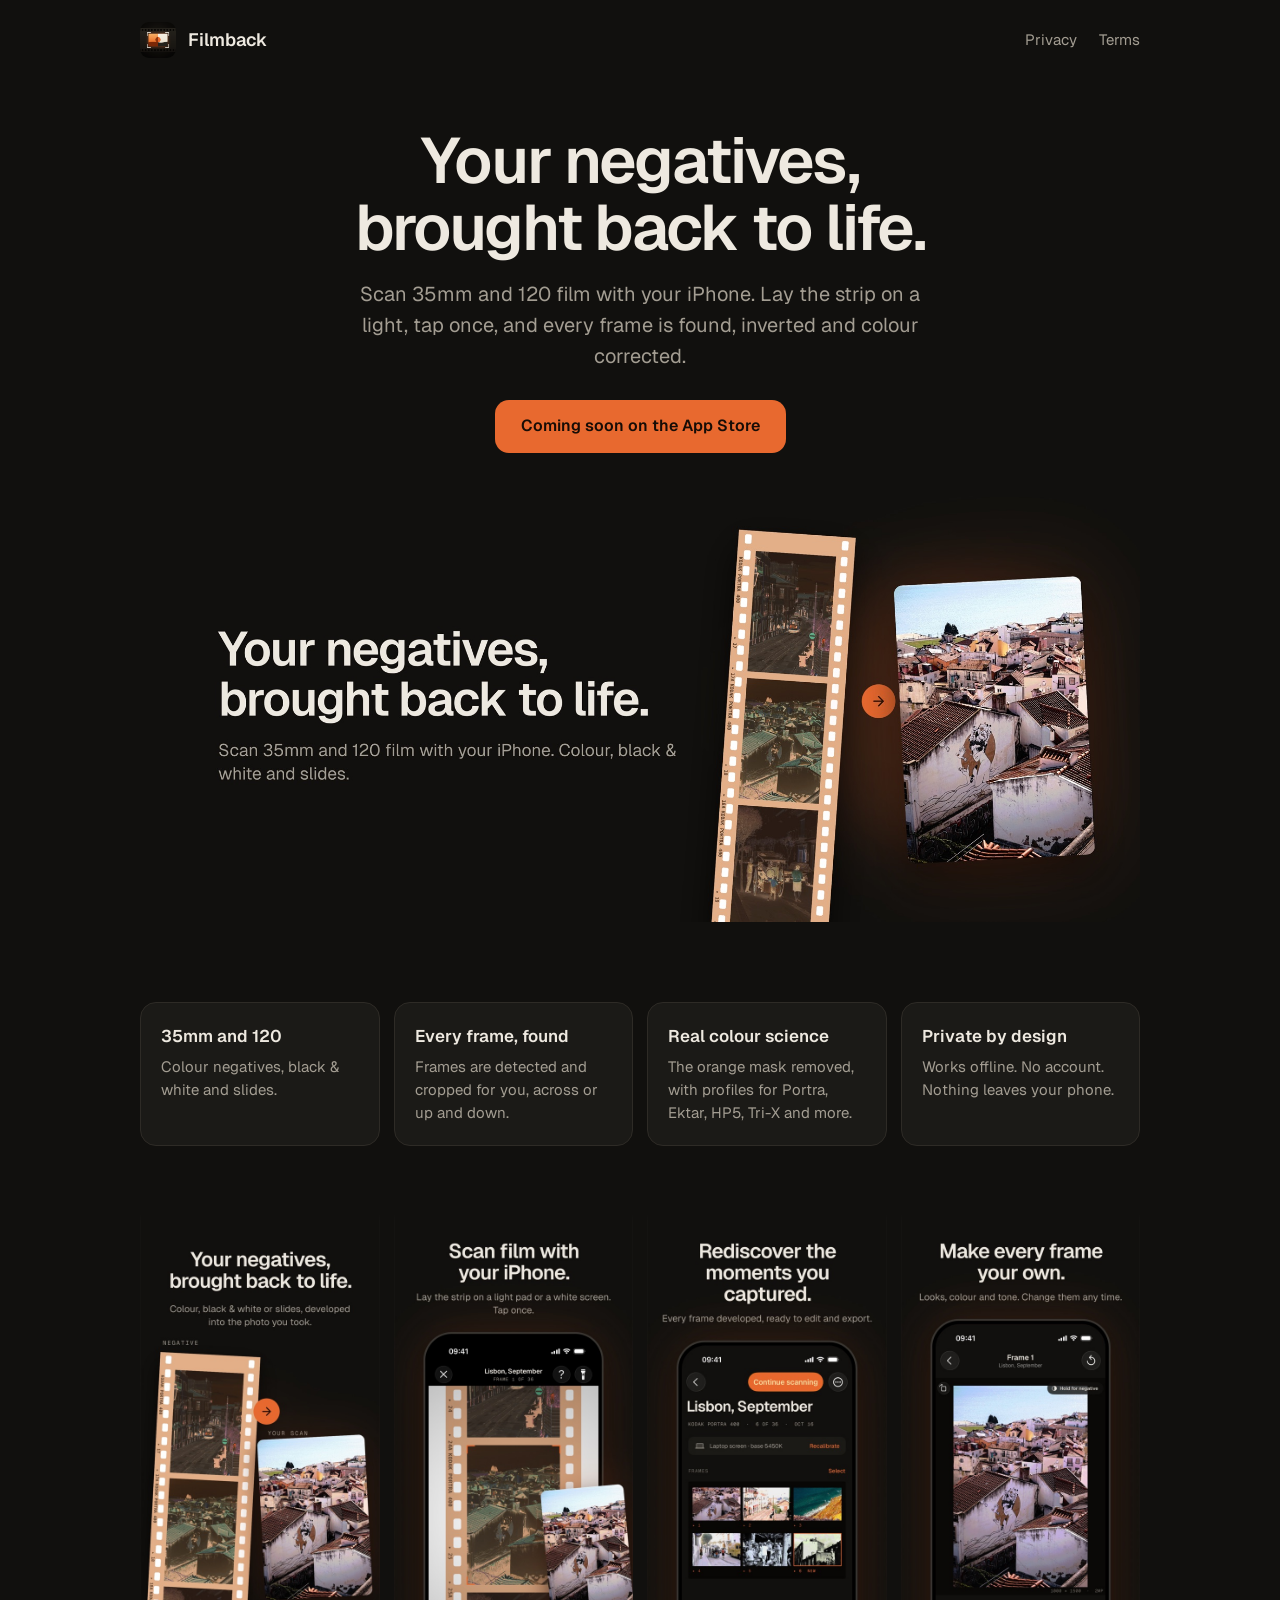
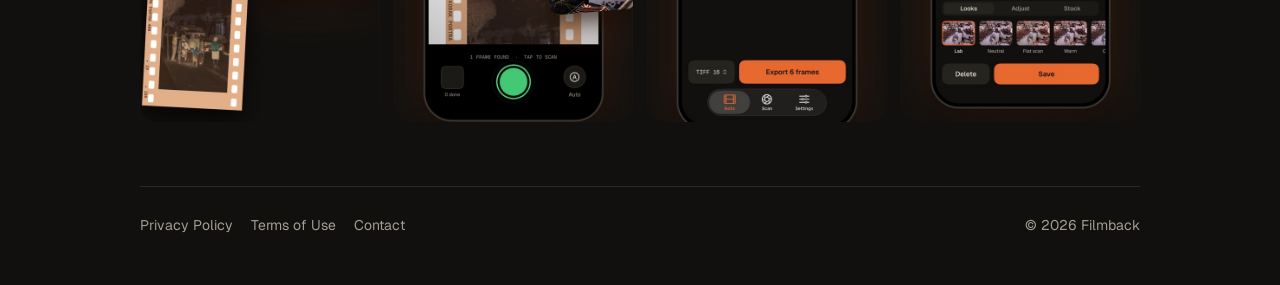
<file: index.html>
<!doctype html>
<html lang="en">
<head>
<meta charset="utf-8">
<meta name="viewport" content="width=device-width, initial-scale=1">
<title>Filmback: Negative Scanner</title>
<meta name="description" content="Scan 35mm and 120 film negatives with your iPhone. Every frame found, inverted and colour corrected.">
<link rel="icon" href="images/icon.png">
<link rel="apple-touch-icon" href="images/icon.png">
<link rel="preconnect" href="https://fonts.googleapis.com">
<link href="https://fonts.googleapis.com/css2?family=Geist:wght@400;600&display=swap" rel="stylesheet">
<link rel="stylesheet" href="style.css">
</head>
<body>
<div class="wrap">
  <header class="top">
    <a class="brand" href="./"><img src="images/icon.png" alt="">Filmback</a>
    <nav><a href="privacy.html">Privacy</a><a href="terms.html">Terms</a></nav>
  </header>

  <section class="hero">
    <h1>Your negatives,<br>brought back to life.</h1>
    <p>Scan 35mm and 120 film with your iPhone. Lay the strip on a light, tap once, and every frame is found, inverted and colour corrected.</p>
    <span class="badge">Coming soon on the App Store</span>
    <img class="hero-art" src="images/hero.jpg" alt="A strip of colour negative film and the photo Filmback developed from it">
  </section>

  <section class="features">
    <div class="feature"><h3>35mm and 120</h3><p>Colour negatives, black &amp; white and slides.</p></div>
    <div class="feature"><h3>Every frame, found</h3><p>Frames are detected and cropped for you, across or up and down.</p></div>
    <div class="feature"><h3>Real colour science</h3><p>The orange mask removed, with profiles for Portra, Ektar, HP5, Tri-X and more.</p></div>
    <div class="feature"><h3>Private by design</h3><p>Works offline. No account. Nothing leaves your phone.</p></div>
  </section>

  <section class="shots">
    <img src="images/screen-1.jpg" alt="Negatives brought back to life">
    <img src="images/screen-2.jpg" alt="Scanning a strip with the camera">
    <img src="images/screen-3.jpg" alt="A roll of developed frames">
    <img src="images/screen-4.jpg" alt="Editing a frame">
  </section>

  <footer>
    <div><a href="privacy.html">Privacy Policy</a><a href="terms.html">Terms of Use</a><a href="mailto:donbytyqi@outlook.com">Contact</a></div>
    <div>© 2026 Filmback</div>
  </footer>
</div>
</body>
</html>
</file>
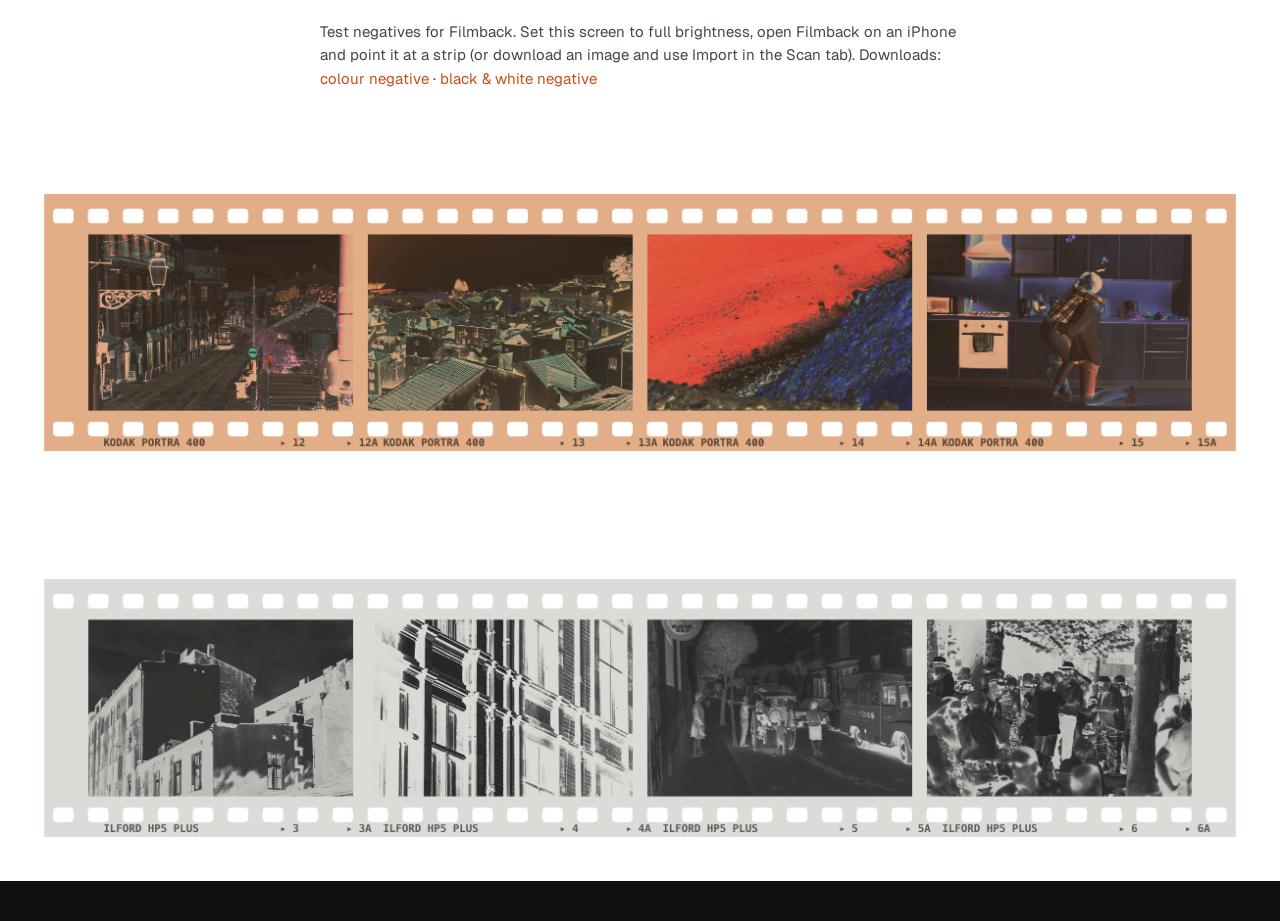
<file: test/index.html>
<!doctype html>
<html lang="en">
<head>
<meta charset="utf-8">
<meta name="viewport" content="width=device-width, initial-scale=1">
<title>Filmback Test Negative</title>
<link rel="icon" href="../images/icon.png">
<link rel="preconnect" href="https://fonts.googleapis.com">
<link href="https://fonts.googleapis.com/css2?family=Geist:wght@400;600&display=swap" rel="stylesheet">
<link rel="stylesheet" href="../style.css">
<style>
  body { background: #fff; color: #11100E; }
  .note { max-width: 680px; margin: 0 auto; padding: 20px; color: #4a453e; font-size: 15px; }
  .note a { color: #c4501c; }
  .strip { display: block; width: 100%; margin: 40px 0; }
</style>
</head>
<body>
  <p class="note">Test negatives for Filmback. Set this screen to full brightness, open Filmback on an iPhone and point it at a strip (or download an image and use Import in the Scan tab).
    Downloads: <a href="test-strip-color.png" download>colour negative</a> · <a href="test-strip-bw.png" download>black &amp; white negative</a></p>
  <img class="strip" src="test-strip-color.png" alt="Colour negative test strip">
  <img class="strip" src="test-strip-bw.png" alt="Black and white negative test strip">
</body>
</html>
</file>
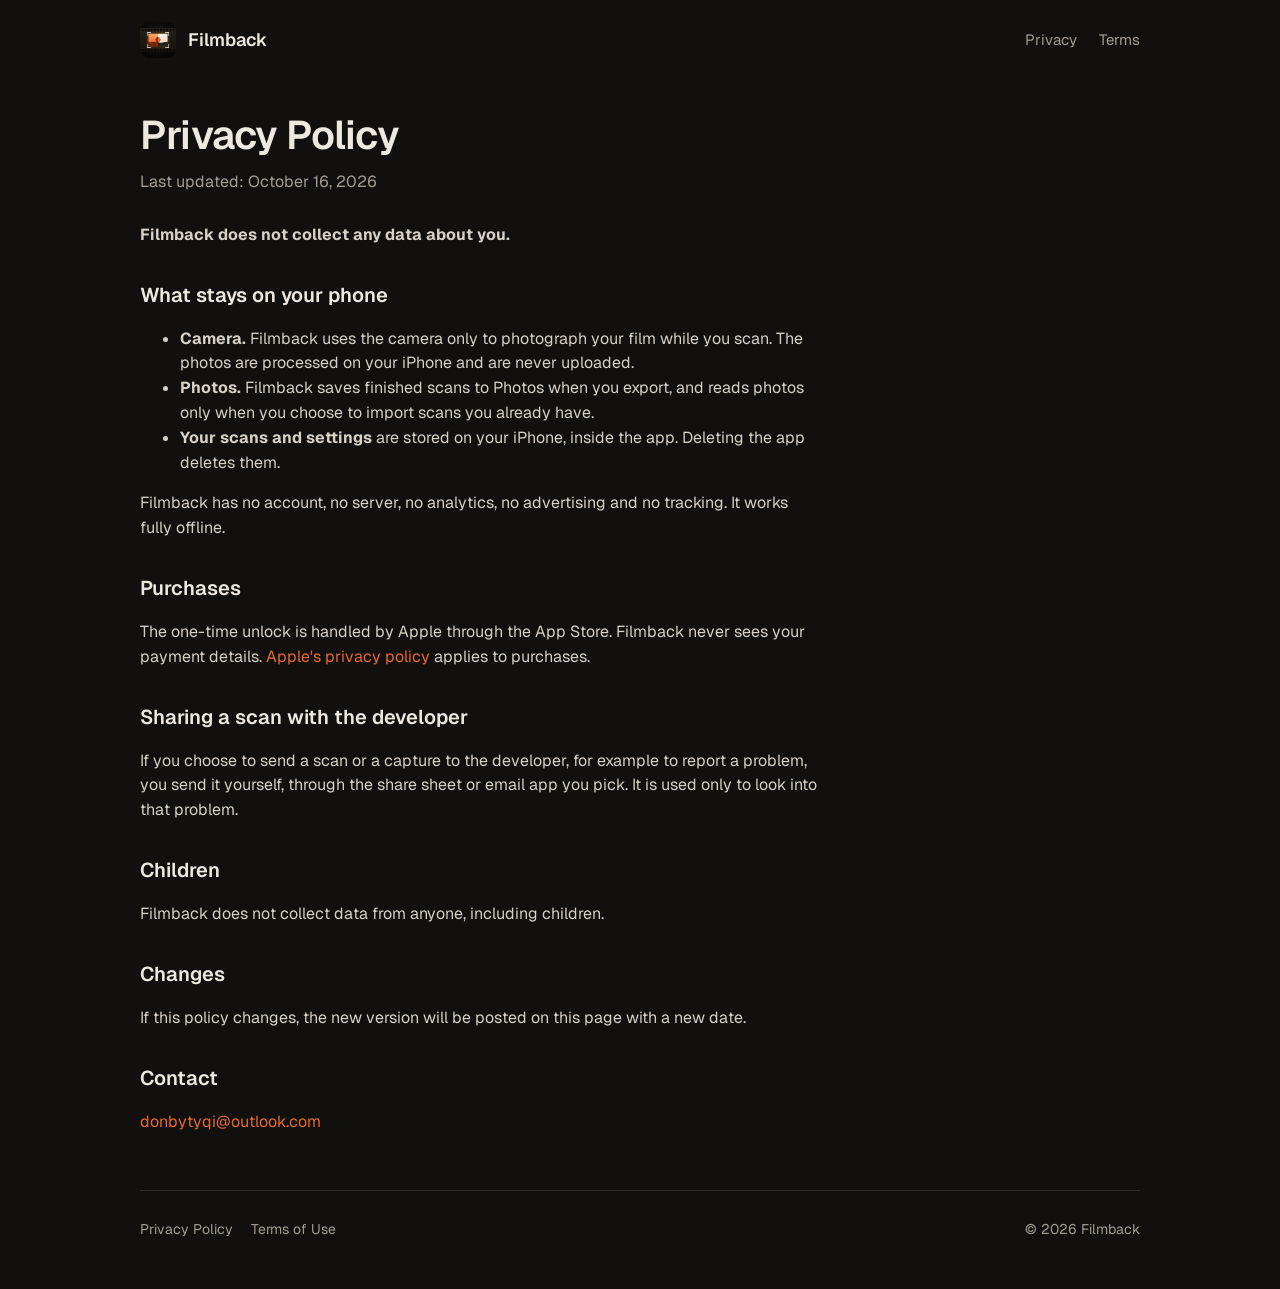
<file: privacy.html>
<!doctype html>
<html lang="en">
<head>
<meta charset="utf-8">
<meta name="viewport" content="width=device-width, initial-scale=1">
<title>Filmback Privacy Policy</title>
<link rel="icon" href="images/icon.png">
<link rel="preconnect" href="https://fonts.googleapis.com">
<link href="https://fonts.googleapis.com/css2?family=Geist:wght@400;600&display=swap" rel="stylesheet">
<link rel="stylesheet" href="style.css">
</head>
<body>
<div class="wrap">
  <header class="top">
    <a class="brand" href="./"><img src="images/icon.png" alt="">Filmback</a>
    <nav><a href="privacy.html">Privacy</a><a href="terms.html">Terms</a></nav>
  </header>
  <main class="doc">
    <h1>Privacy Policy</h1>
    <div class="date">Last updated: October 16, 2026</div>
    <p><strong>Filmback does not collect any data about you.</strong></p>

    <h2>What stays on your phone</h2>
    <ul>
      <li><strong>Camera.</strong> Filmback uses the camera only to photograph your film while you scan. The photos are processed on your iPhone and are never uploaded.</li>
      <li><strong>Photos.</strong> Filmback saves finished scans to Photos when you export, and reads photos only when you choose to import scans you already have.</li>
      <li><strong>Your scans and settings</strong> are stored on your iPhone, inside the app. Deleting the app deletes them.</li>
    </ul>
    <p>Filmback has no account, no server, no analytics, no advertising and no tracking. It works fully offline.</p>

    <h2>Purchases</h2>
    <p>The one-time unlock is handled by Apple through the App Store. Filmback never sees your payment details. <a href="https://www.apple.com/legal/privacy/">Apple's privacy policy</a> applies to purchases.</p>

    <h2>Sharing a scan with the developer</h2>
    <p>If you choose to send a scan or a capture to the developer, for example to report a problem, you send it yourself, through the share sheet or email app you pick. It is used only to look into that problem.</p>

    <h2>Children</h2>
    <p>Filmback does not collect data from anyone, including children.</p>

    <h2>Changes</h2>
    <p>If this policy changes, the new version will be posted on this page with a new date.</p>

    <h2>Contact</h2>
    <p><a href="mailto:donbytyqi@outlook.com">donbytyqi@outlook.com</a></p>
  </main>
  <footer>
    <div><a href="privacy.html">Privacy Policy</a><a href="terms.html">Terms of Use</a></div>
    <div>© 2026 Filmback</div>
  </footer>
</div>
</body>
</html>
</file>
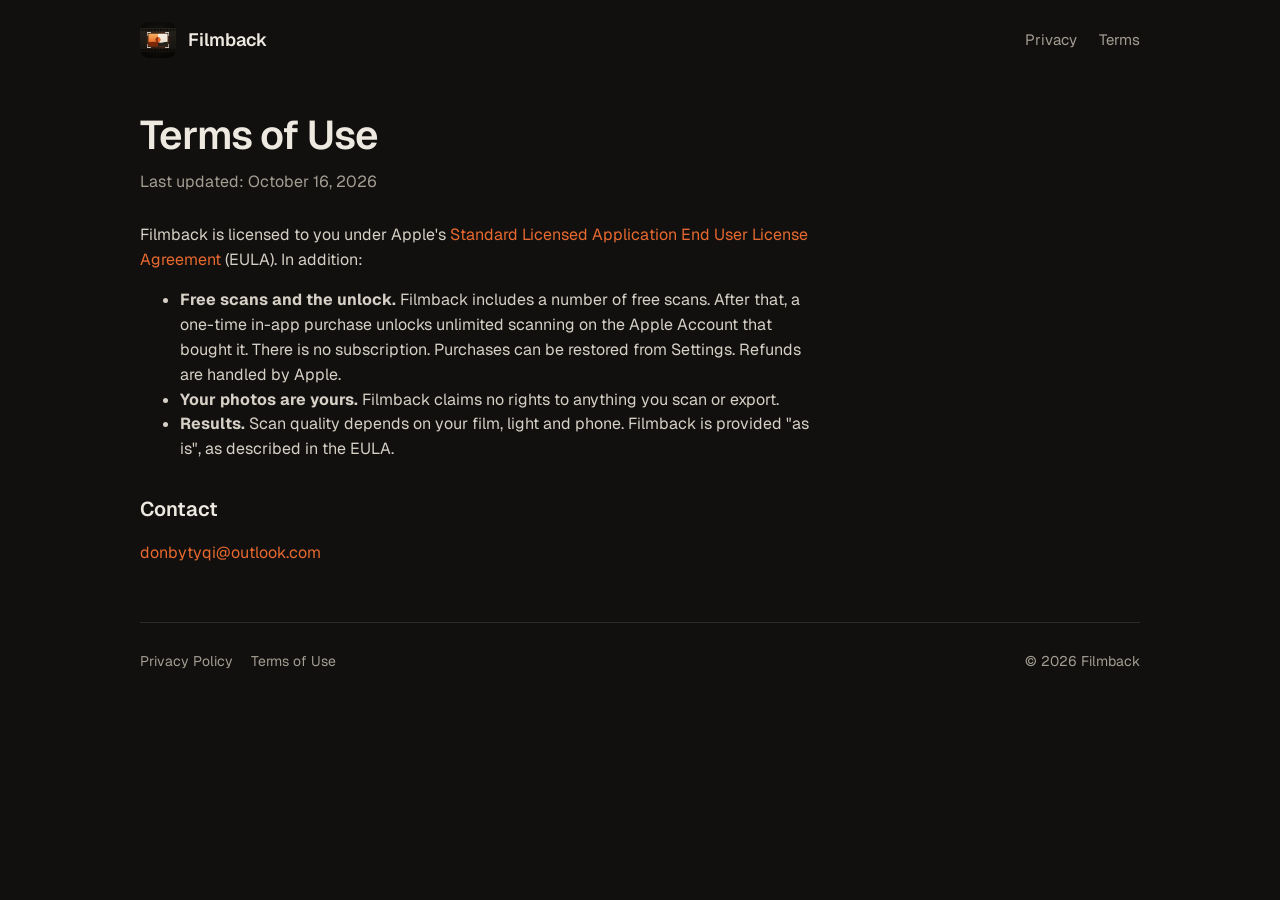
<file: terms.html>
<!doctype html>
<html lang="en">
<head>
<meta charset="utf-8">
<meta name="viewport" content="width=device-width, initial-scale=1">
<title>Filmback Terms of Use</title>
<link rel="icon" href="images/icon.png">
<link rel="preconnect" href="https://fonts.googleapis.com">
<link href="https://fonts.googleapis.com/css2?family=Geist:wght@400;600&display=swap" rel="stylesheet">
<link rel="stylesheet" href="style.css">
</head>
<body>
<div class="wrap">
  <header class="top">
    <a class="brand" href="./"><img src="images/icon.png" alt="">Filmback</a>
    <nav><a href="privacy.html">Privacy</a><a href="terms.html">Terms</a></nav>
  </header>
  <main class="doc">
    <h1>Terms of Use</h1>
    <div class="date">Last updated: October 16, 2026</div>
    <p>Filmback is licensed to you under Apple's <a href="https://www.apple.com/legal/internet-services/itunes/dev/stdeula/">Standard Licensed Application End User License Agreement</a> (EULA). In addition:</p>
    <ul>
      <li><strong>Free scans and the unlock.</strong> Filmback includes a number of free scans. After that, a one-time in-app purchase unlocks unlimited scanning on the Apple Account that bought it. There is no subscription. Purchases can be restored from Settings. Refunds are handled by Apple.</li>
      <li><strong>Your photos are yours.</strong> Filmback claims no rights to anything you scan or export.</li>
      <li><strong>Results.</strong> Scan quality depends on your film, light and phone. Filmback is provided "as is", as described in the EULA.</li>
    </ul>
    <h2>Contact</h2>
    <p><a href="mailto:donbytyqi@outlook.com">donbytyqi@outlook.com</a></p>
  </main>
  <footer>
    <div><a href="privacy.html">Privacy Policy</a><a href="terms.html">Terms of Use</a></div>
    <div>© 2026 Filmback</div>
  </footer>
</div>
</body>
</html>
</file>
<file: style.css>
:root {
  --bg: #11100E;
  --surface: #1B1A17;
  --line: #2E2B26;
  --text: #EEE9E0;
  --text2: #A39D92;
  --accent: #E8692F;
  color-scheme: dark;
}
* { box-sizing: border-box; }
html, body { margin: 0; background: var(--bg); color: var(--text); }
body { font-family: "Geist", -apple-system, BlinkMacSystemFont, "Segoe UI", sans-serif; line-height: 1.55; -webkit-font-smoothing: antialiased; }
a { color: var(--accent); text-decoration: none; }
a:hover { text-decoration: underline; }
.wrap { max-width: 1040px; margin: 0 auto; padding: 0 20px; }
header.top { display: flex; align-items: center; justify-content: space-between; padding: 22px 0; }
.brand { display: flex; align-items: center; gap: 12px; color: var(--text); font-weight: 600; font-size: 18px; }
.brand img { width: 36px; height: 36px; border-radius: 9px; }
nav a { color: var(--text2); margin-left: 22px; font-size: 15px; }
.hero { text-align: center; padding: 48px 0 24px; }
.hero h1 { font-size: clamp(36px, 7vw, 64px); line-height: 1.04; letter-spacing: -0.03em; margin: 0 0 18px; font-weight: 600; }
.hero p { color: var(--text2); font-size: clamp(17px, 2.4vw, 20px); max-width: 560px; margin: 0 auto 28px; }
.badge { display: inline-block; background: var(--accent); color: #170C06; font-weight: 600; padding: 14px 26px; border-radius: 14px; }
.hero-art { width: 100%; border-radius: 20px; margin-top: 40px; display: block; }
.features { display: grid; grid-template-columns: repeat(auto-fit, minmax(220px, 1fr)); gap: 14px; margin: 56px 0; }
.feature { background: var(--surface); border: 1px solid var(--line); border-radius: 16px; padding: 20px; }
.feature h3 { margin: 0 0 6px; font-size: 17px; font-weight: 600; }
.feature p { margin: 0; color: var(--text2); font-size: 15px; }
.shots { display: grid; grid-template-columns: repeat(auto-fit, minmax(200px, 1fr)); gap: 14px; margin-bottom: 64px; }
.shots img { width: 100%; border-radius: 18px; display: block; }
footer { border-top: 1px solid var(--line); padding: 28px 0 48px; color: var(--text2); font-size: 14px; display: flex; flex-wrap: wrap; gap: 18px; justify-content: space-between; }
footer a { color: var(--text2); margin-right: 18px; }
.doc { max-width: 680px; padding-bottom: 40px; }
.doc h1 { font-size: 40px; letter-spacing: -0.02em; margin: 24px 0 4px; font-weight: 600; }
.doc .date { color: var(--text2); margin-bottom: 28px; }
.doc h2 { font-size: 20px; margin: 32px 0 8px; font-weight: 600; }
.doc p, .doc li { color: #D6D0C6; }
</file>
